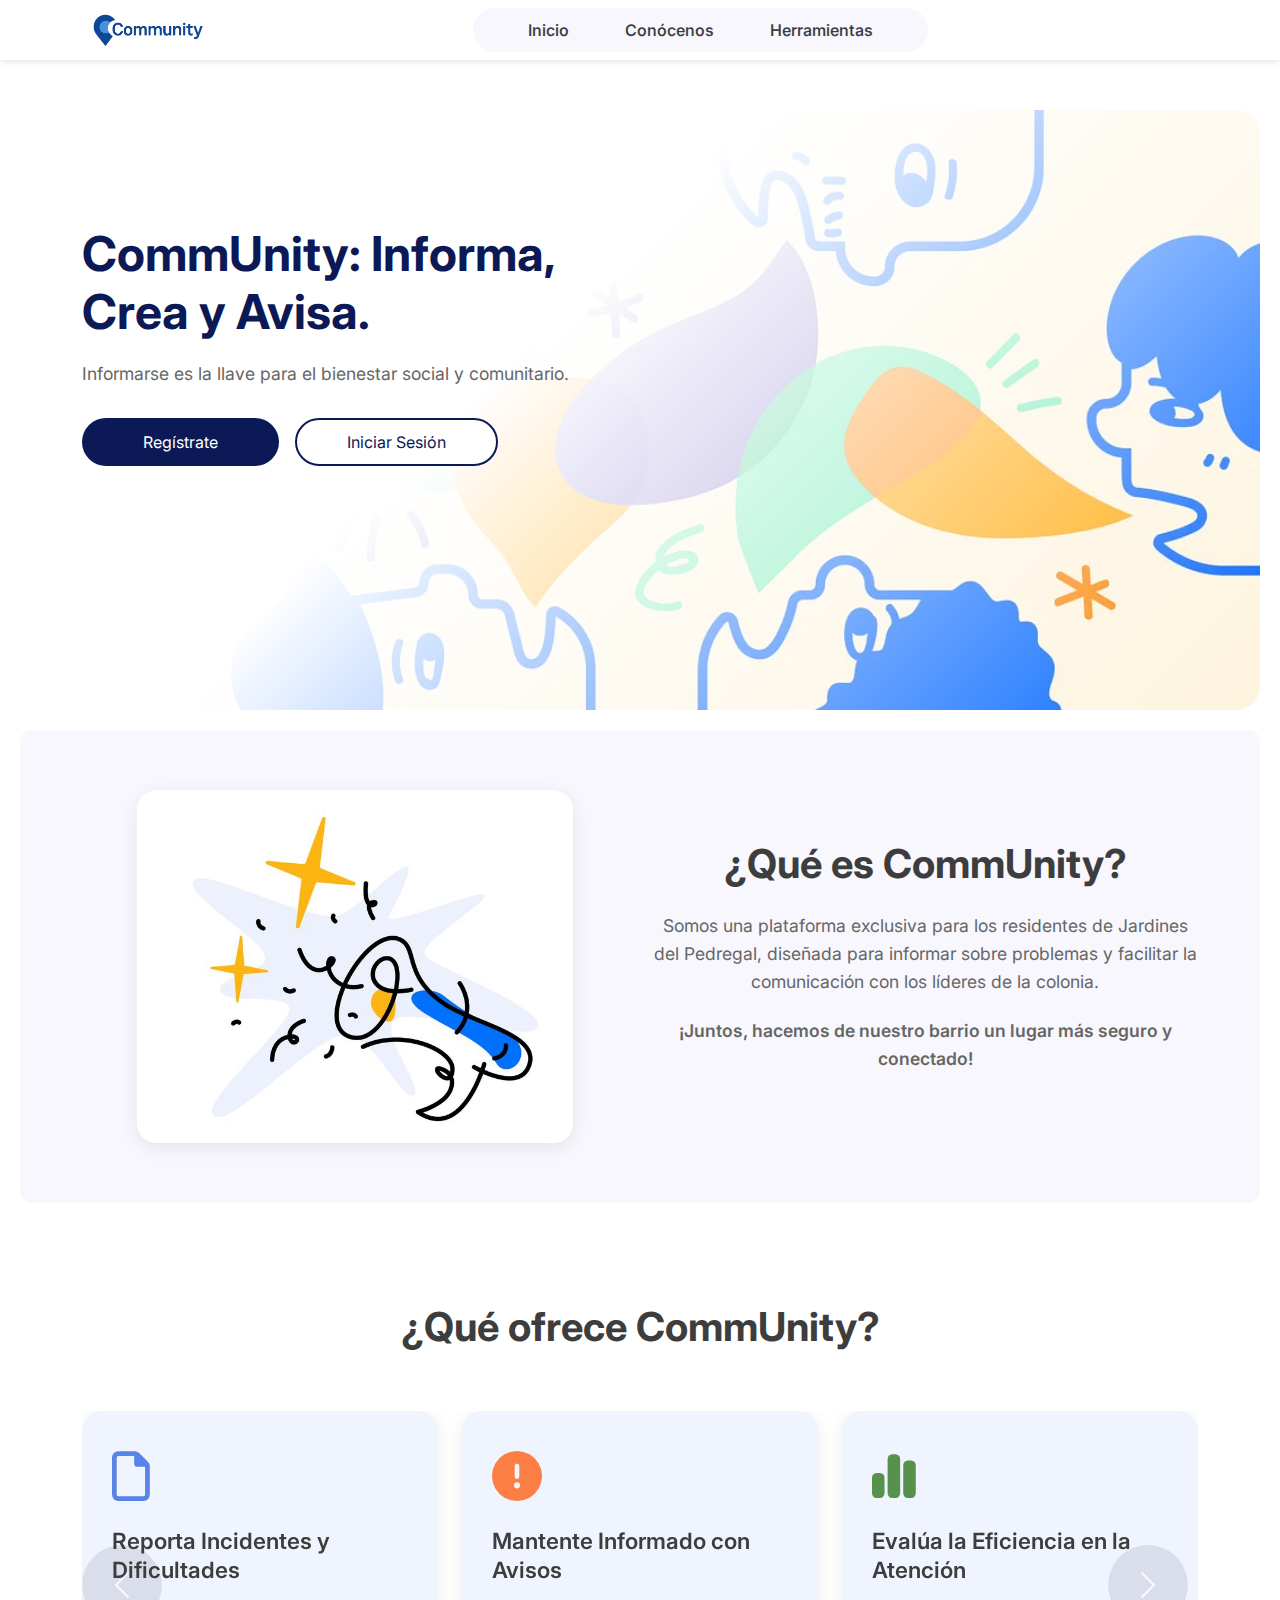
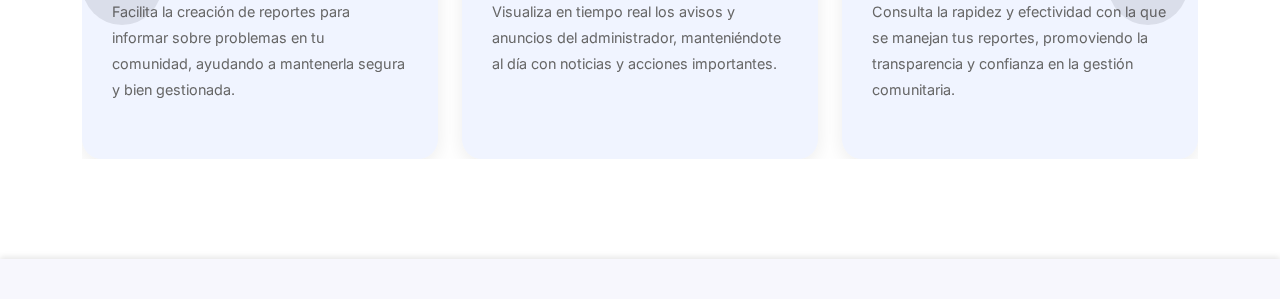
<file: index.html>
<!DOCTYPE html>
<html lang="es">
<head>
    <meta charset="UTF-8">
    <meta name="viewport" content="width=device-width, initial-scale=1.0">
    <title>CommUnity - Informa, Crea y Avisa</title>
    <link href="https://cdn.jsdelivr.net/npm/bootstrap@5.3.0/dist/css/bootstrap.min.css" rel="stylesheet">
    <link rel="stylesheet" href="https://cdnjs.cloudflare.com/ajax/libs/font-awesome/6.7.2/css/all.min.css">
    <link href="https://fonts.googleapis.com/css2?family=Inter:wght@400;500;600;700&display=swap" rel="stylesheet">
    <link rel="stylesheet" href="./src/landing/Style.css">
</head>
<body>
  <div id="preloader" class="preloader">
    <div class="loader"></div>
    <p>Cargando CommUnity...</p>
  </div>
   <script src="/src/Shared/Script/preloader.js"></script>
    <!-- Header -->
    <nav class="navbar navbar-expand-lg navbar-custom">
        <div class="container">
            <a class="navbar-brand me-auto" href="#home"></a>
                <img src="../img/logo_CommUnity.png" alt="CommUnity Logo" class="logo-img">
            </a>
            
            <button class="navbar-toggler" type="button" data-bs-toggle="collapse" data-bs-target="#navbarNav">
                <span class="navbar-toggler-icon"></span>
            </button>
            
            <div class="collapse navbar-collapse justify-content-center" id="navbarNav">
                <ul class="navbar-nav navbar-nav-custom">
                    <li class="nav-item">
                        <a class="nav-link" href="#home">Inicio</a>
                    </li>
                    <li class="nav-item">
                        <a class="nav-link" href="#conocenos">Conócenos</a>
                    </li>
                    <li class="nav-item">
                        <a class="nav-link" href="#herramientas">Herramientas</a>
                    </li>
                </ul>
            </div>
        </div>
    </nav>

    <!-- Hero Section -->
    <section id="home" class="hero-section">
        <div class="container">
            <div class="row align-items-center hero-content">
                <div class="col-lg-6">
                    <h1 class="hero-title">CommUnity: Informa, Crea y Avisa.</h1>
                    <p class="hero-subtitle">Informarse es la llave para el bienestar social y comunitario.</p>
                    <div class="d-flex gap-3 justify-content-center justify-content-lg-start flex-wrap">
                        <button class="btn btn-hero" onclick="window.location.href='src/auth/Register/Registrar.html'">Regístrate</button>
                        <button class="btn btn-inicio" onclick="window.location.href='src/auth/login/Login.html'">Iniciar Sesión</button>
                    </div>
                </div>
            </div>
        </div>
    </section>

    <!-- Features Section -->
    <section id="conocenos" class="features-section">
        <div class="container">
            <div class="row align-items-center">
                <div class="col-lg-6 order-lg-2">
                    <h2 class="features-title">¿Qué es CommUnity?</h2>
                    <p class="features-text">Somos una plataforma exclusiva para los residentes de Jardines del Pedregal, diseñada para informar sobre problemas y facilitar la comunicación con los líderes de la colonia.</p>
                    <p class="features-text fw-semibold">¡Juntos, hacemos de nuestro barrio un lugar más seguro y conectado!</p>
                </div>
                <div class="col-lg-6 order-lg-1 text-center mb-4 mb-lg-0">
                    <img src="./img/img_2.jpg" alt="Ilustración de CommUnity" class="features-img">
                </div>
            </div>
        </div>
    </section>

    <section id="herramientas" class="tools-section">
  <div class="container">
    <h2 class="tools-title text-center">¿Qué ofrece CommUnity?</h2>
    
    <!-- Carrusel de Bootstrap modificado -->
    <div id="communityCarousel" class="carousel slide" data-bs-ride="carousel">
      <div class="carousel-inner">
        
        <!-- Grupo 1: Herramientas para Usuarios (activo por defecto) -->
       <div class="fondo">
            <div class="carousel-item active">
            <div class="row g-4 justify-content-center">
                <!-- Card 1 -->
                <div class="col-lg-4 col-md-6">
                <div class="card tool-card">
                    <div class="card-primary">
                    <i class="fa-regular fa-file tool-icon d-block"></i>
                    <h3>Reporta Incidentes y Dificultades</h3>
                    <p>Facilita la creación de reportes para informar sobre problemas en tu comunidad, ayudando a mantenerla segura y bien gestionada.</p>
                    </div>
                </div>
                </div>
                <!-- Card 2 -->
                <div class="col-lg-4 col-md-6">
                <div class="card tool-card">
                    <div class="card-secundary">
                    <i class="fa-solid fa-circle-exclamation tool-icon d-block"></i>
                    <h3>Mantente Informado con Avisos</h3>
                    <p>Visualiza en tiempo real los avisos y anuncios del administrador, manteniéndote al día con noticias y acciones importantes.</p>
                    </div>
                </div>
     </div>
            <!-- Card 3 -->
            <div class="col-lg-4 col-md-6">
              <div class="card tool-card">
                <div class="card-tertiary">
                  <i class="fa-solid fa-chart-simple tool-icon d-block"></i>
                  <h3>Evalúa la Eficiencia en la Atención</h3>
                  <p>Consulta la rapidez y efectividad con la que se manejan tus reportes, promoviendo la transparencia y confianza en la gestión comunitaria.</p>
                </div>
              </div>
            </div>
          </div>
        </div>
        </div>
        
        <!-- Grupo 2: Herramientas para Administradores -->
        <div class="carousel-item">
          <div class="row g-4 justify-content-center">
            <!-- Card 4 -->
            <div class="col-lg-4 col-md-6">
              <div class="card tool-card">
                <div class="card-primary">
                  <i class="fa-solid fa-list-check tool-icon d-block"></i>
                  <h3>Gestiona Reportes de la Comunidad</h3>
                  <p>Recibe, revisa y da seguimiento a los reportes de incidentes y dificultades, asegurando respuestas rápidas y efectivas.</p>
                </div>
              </div>
            </div>
            <!-- Card 5 -->
            <div class="col-lg-4 col-md-6">
              <div class="card tool-card">
                <div class="card-secundary">
                  <i class="fa-solid fa-bullhorn tool-icon d-block"></i>
                  <h3>Crea y Gestiona Avisospara la comunidad</h3>
                  <p>Publica avisos importantes para mantener a la comunidad informada y promover la participación activa en la colonia.</p>
                </div>
              </div>
            </div>
            <!-- Card 6 -->
            <div class="col-lg-4 col-md-6">
              <div class="card tool-card">
                <div class="card-tertiary">
                  <i class="fa-solid fa-chart-pie tool-icon d-block"></i>
                  <h3>Accede a Estadísticas y Reportes</h3>
                  <p>Visualiza estadísticas de gestión, analiza el rendimiento y descarga informes para rendición de cuentas y transparencia.</p>
                </div>
              </div>
            </div>
          </div>
        </div>
      </div>
      
      <!-- Controles del carrusel -->
      <button class="carousel-control-prev" type="button" data-bs-target="#communityCarousel" data-bs-slide="prev">
        <span class="carousel-control-prev-icon" aria-hidden="true"></span>
        <span class="visually-hidden">Anterior</span>
      </button>
      <button class="carousel-control-next" type="button" data-bs-target="#communityCarousel" data-bs-slide="next">
        <span class="carousel-control-next-icon" aria-hidden="true"></span>
        <span class="visually-hidden">Siguiente</span>
      </button>
    </div>
  </div>
</section>
    <!-- Footer -->
    <footer class="footer-custom">

    </footer>

    <!-- Bootstrap JS -->
    <script src="https://cdn.jsdelivr.net/npm/bootstrap@5.3.0/dist/js/bootstrap.bundle.min.js"></script>
</body>
</html>
</file>
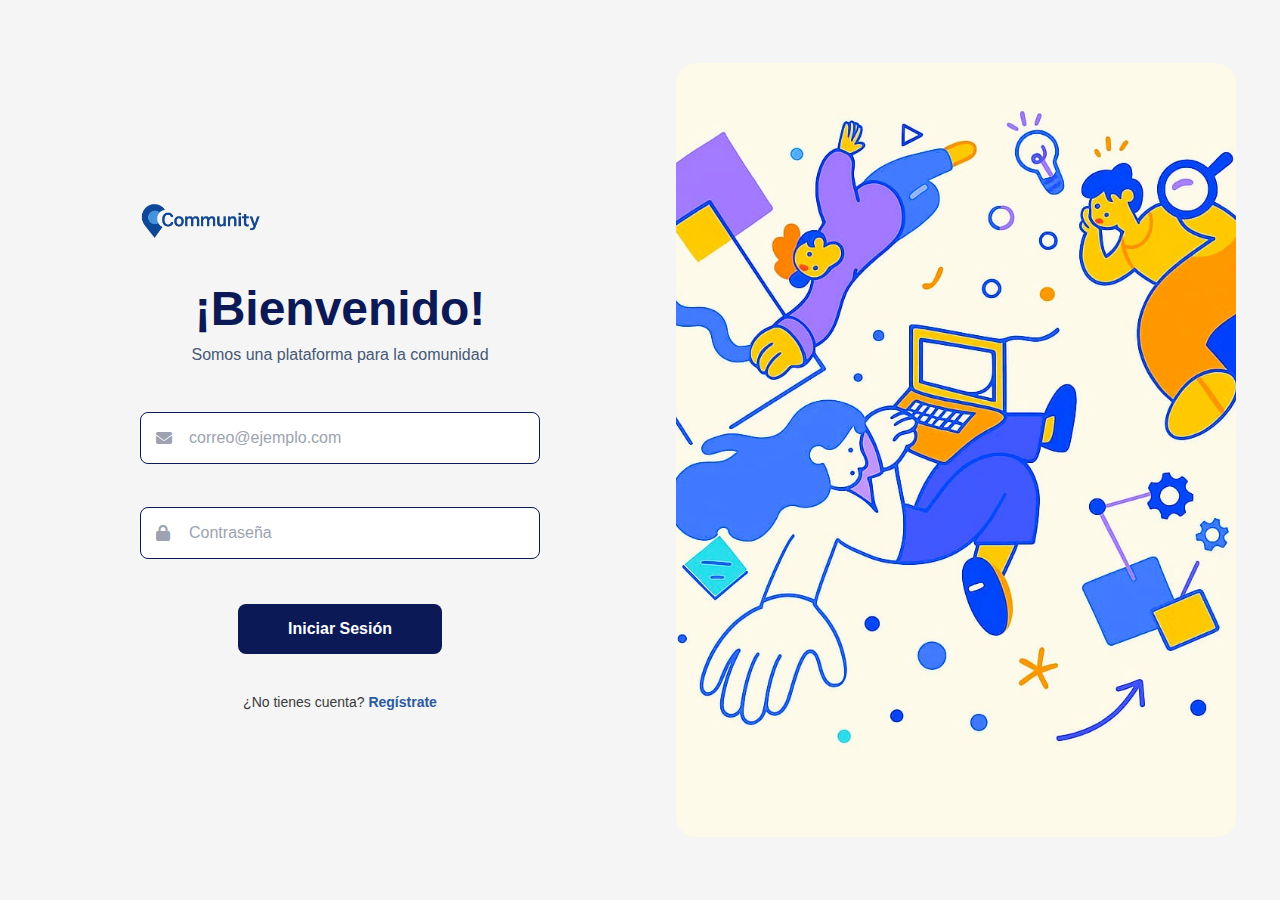
<file: src/auth/login/Login.html>
<!DOCTYPE html>
<html lang="es">
<head>
    <meta charset="UTF-8">
    <meta name="viewport" content="width=device-width, initial-scale=1.0">
    <title>Community Login</title>
    <link rel="stylesheet" href="../login/Login.css">
    <link rel="stylesheet" href="../../Shared/style/Preloader.css">
    <link rel="stylesheet" href="https://cdnjs.cloudflare.com/ajax/libs/font-awesome/6.7.2/css/all.min.css">
</head>
<body>
  <div id="preloader" class="preloader">
        <div class="loader"></div>
        <p>Cargando CommUnity...</p>
  </div>
   <script src="/src/Shared/Script/preloader.js"></script>
    <div class="container">
        <div class="left-section">
            <div class="form-container">
                <!-- Logo -->
                <div class="logo">
                    <img src="/img/logo_CommUnity.png" alt="Logo de Community" class="logo-image">
                </div>
                
                <!-- Cabecera -->
                <div class="header">
                    <h1 class="welcome-title">¡Bienvenido!</h1>
                    <p class="welcome-subtitle">Somos una plataforma para la comunidad</p>
                </div>

                <!-- Formulario -->
                <form class="formulario" id="formulario" action="/login" method="POST">
                    <div class="formulario_mensaje" id="formulario_mensaje">
                        <p><i class="fa-solid fa-circle-exclamation"></i> <span id="mensaje_texto">Por favor, verifica tus credenciales.</span></p>
                    </div>
                    <div class="formulario-mensaje-exito" id="formulario_mensaje_exito">
                         <p><i class="fa-solid fa-circle-check"></i> ¡Login exitoso! </p>
                    </div>
            
                    <div class="formulario_grupo" id="group_correo">
                        <div class="formulario_input">
                            <i class="fa-solid fa-envelope"></i>
                            <input type="email" id="correo" name="correo" required placeholder="correo@ejemplo.com">
                        </div>
                        <div class="formulario_validacion-estado" id="correo_estado">
                            <p class="input-error">El correo debe tener @ y terminar en .com</p>
                        </div>
                    </div>
                    
                    <div class="formulario_grupo" id="group_password">
                        <div class="formulario_input">
                            <i class="fa-solid fa-lock"></i>
                            <input type="password" id="contraseña" name="contraseña" required placeholder="Contraseña">
                        </div>
                        <div class="formulario_validacion-estado" id="password_estado">
                            <p class="input-error">La contraseña debe tener al menos 8 caracteres</p>
                        </div>
                    </div>
                    
                    <div class="formulario_grupo">
                        <button type="submit" class="btn-login">Iniciar Sesión</button>
                    </div>
                    
                    <p class="register-text">
                        ¿No tienes cuenta? <a href="/src/auth/Register/Registrar.html" class="register-link">Regístrate</a>
                    </p>
                </form>
            </div>
        </div>
        
        <!-- Sección derecha -->
        <div class="right-section">
            <div class="image-container">
                <img src="../../../img/-secundary.jpg" alt="Ilustración de comunidad" class="main-image">
            </div>
        </div>
    </div>
    <script src="../login/fetchLog.js"></script>
</body>
</html>
</file>
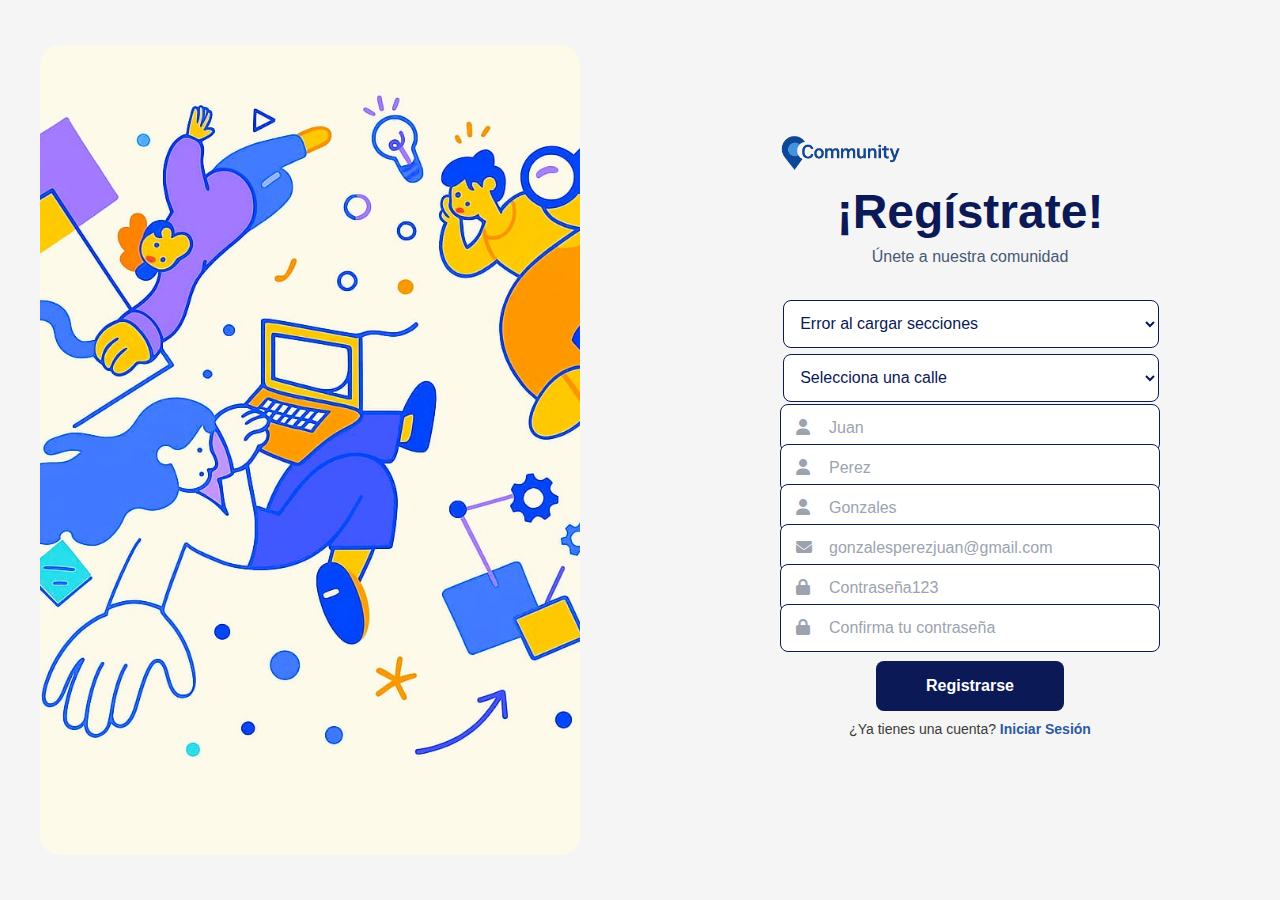
<file: src/auth/Register/Registrar.html>
<!DOCTYPE html>
<html lang="es">
<head>
    <meta charset="UTF-8">
    <meta name="viewport" content="width=device-width, initial-scale=1.0">
    <title>Community - Registro</title>
    <link rel="stylesheet" href="../Register/Resgistrar.css">
    <link rel="stylesheet" href="../../Shared/style/Preloader.css">
    <link rel="stylesheet" href="https://cdnjs.cloudflare.com/ajax/libs/font-awesome/6.7.2/css/all.min.css">
</head>
<body>
  <div id="preloader" class="preloader">
        <div class="loader"></div>
        <p>Cargando CommUnity...</p>
  </div>
   <script src="/src/Shared/Script/preloader.js"></script>
    <div class="container">
        <div class="left-section">
            <div class="image-container">
                <img src="/img/-secundary.jpg" alt="Ilustración de comunidad" class="main-image"/>
            </div>
        </div>
        
        <div class="right-section" style="max-height: 100%;">
            <div class="logo">
                <img src="/img/logo_CommUnity.png" alt="Logo de Community" class="logo-image"/>
            </div>
    
            <div class="header">
                <h1>¡Regístrate!</h1>
                <p>Únete a nuestra comunidad</p>
            </div>
           <div class="formulario_grupo">
              <div class="formulario-mensaje-exito" id="formulario_mensaje_exito">
                 <p><i class="fa-solid fa-circle-check"></i> ¡Registro exitoso!</p>
              </div>
           </div>
            <div class="formulario_mensaje" id="formulario_mensaje">
             <p><i class="fa-solid fa-circle-exclamation"></i> Por favor, completa el formulario correctamente.</p>
            </div>
            <form class="formulario" id="formulario" method="POST" action="/Registrar">

    <div class="formulario_grupo" id="group_seleccion">
       <div class="formulario_select-group">
            <select name="seccion" id="seccion" class="formulario_select">
             <option value="" selected disabled> Seccion</option>
            </select>
                <div class="formulario_validacion-estado" id="seccion_estado">
                <p class="input-error"> selecciona una sección</p>
            </div>

            <select name="calle" id="calle" class="formulario_select">
                <option value="" selected disabled>Selecciona una calle</option>
            </select>
            <div class="formulario_validacion-estado" id="calle_estado">
             <p class="input-error">Selecciona una calle</p>
            </div>

        </div>
    </div>

                
                <div class="formulario_grupo" id="group_nombre">
                    <div class="formulario_input">
                        <i class="fa-solid fa-user"></i>
                        <input type="text" id="nombre" name="nombre" required placeholder="Juan">
                    </div>
                    <div class="formulario_validacion-estado" id="nombre_estado">
                        <p class="input-error">debe tener entre 1 y 18 caracteres y solo letras</p>
                    </div>
                </div>

                <div class="formulario_grupo" id="group_apellido_paterno">
                    <div class="formulario_input">
                        <i class="fa-solid fa-user"></i>
                        <input type="text" id="apellido_paterno" name="apellido_paterno" required placeholder="Perez">
                    </div>
                    <div class="formulario_validacion-estado" id="apellido_paterno_estado">
                        <p class="input-error">debe tener entre 1 y 18 caracteres y solo letras</p>
                    </div>
                </div>
                
                <div class="formulario_grupo" id="group_apellido_materno">
                    <div class="formulario_input">
                        <i class="fa-solid fa-user"></i>
                        <input type="text" id="apellido_materno" name="apellido_materno" required placeholder="Gonzales">
                    </div>
                    <div class="formulario_validacion-estado" id="apellido_materno_estado">
                        <p class="input-error">debe tener entre 1 y 18 caracteres y solo letras</p>
                    </div>
                </div>
                <div class="formulario_grupo" id="group_correo">
                    <div class="formulario_input">
                        <i class="fa-solid fa-envelope"></i>
                        <input type="email" id="correo" name="correo" required placeholder="gonzalesperezjuan@gmail.com">
                    </div>
                    <div class="formulario_validacion-estado" id="correo_estado">
                        <p class="input-error">El correo debe tener @ y terminar en .com</p>
                    </div>
                </div>
                
                <div class="formulario_grupo" id="group_password">
                    <div class="formulario_input">
                        <i class="fa-solid fa-lock"></i>
                        <input type="password" id="password" name="password" required placeholder="Contraseña123">
                    </div>
                    <div class="formulario_validacion-estado" id="password_estado">
                        <p class="input-error">La contraseña debe tener entre 8-10 caracteres,
                         Mayuscula,Minusculas y caracteres /$+*][_]-
                        </p>
                    </div>
                </div>
                
                <div class="formulario_grupo" id="group_confirm_password">
                    <div class="formulario_input">
                        <i class="fa-solid fa-lock"></i>
                        <input type="password" id="confirm_password" name="confirm_password" required placeholder="Confirma tu contraseña">
                    </div>
                    <div class="formulario_validacion-estado" id="confirm_password_estado">
                        <p class="input-error">Las contraseñas no coinciden</p>
                    </div>
                </div> 
                <button type="submit" class="formulario-btn">Registrarse</button>    
                <p class="login-link">¿Ya tienes una cuenta? <a href="../login/Login.html">Iniciar Sesión</a></p>
            </form>
        
        </div>
    </div>
    <script src="../Register/Register.js"></script>
    <script src="../Register/fetch.js"></script>
</body>
</html>
</file>
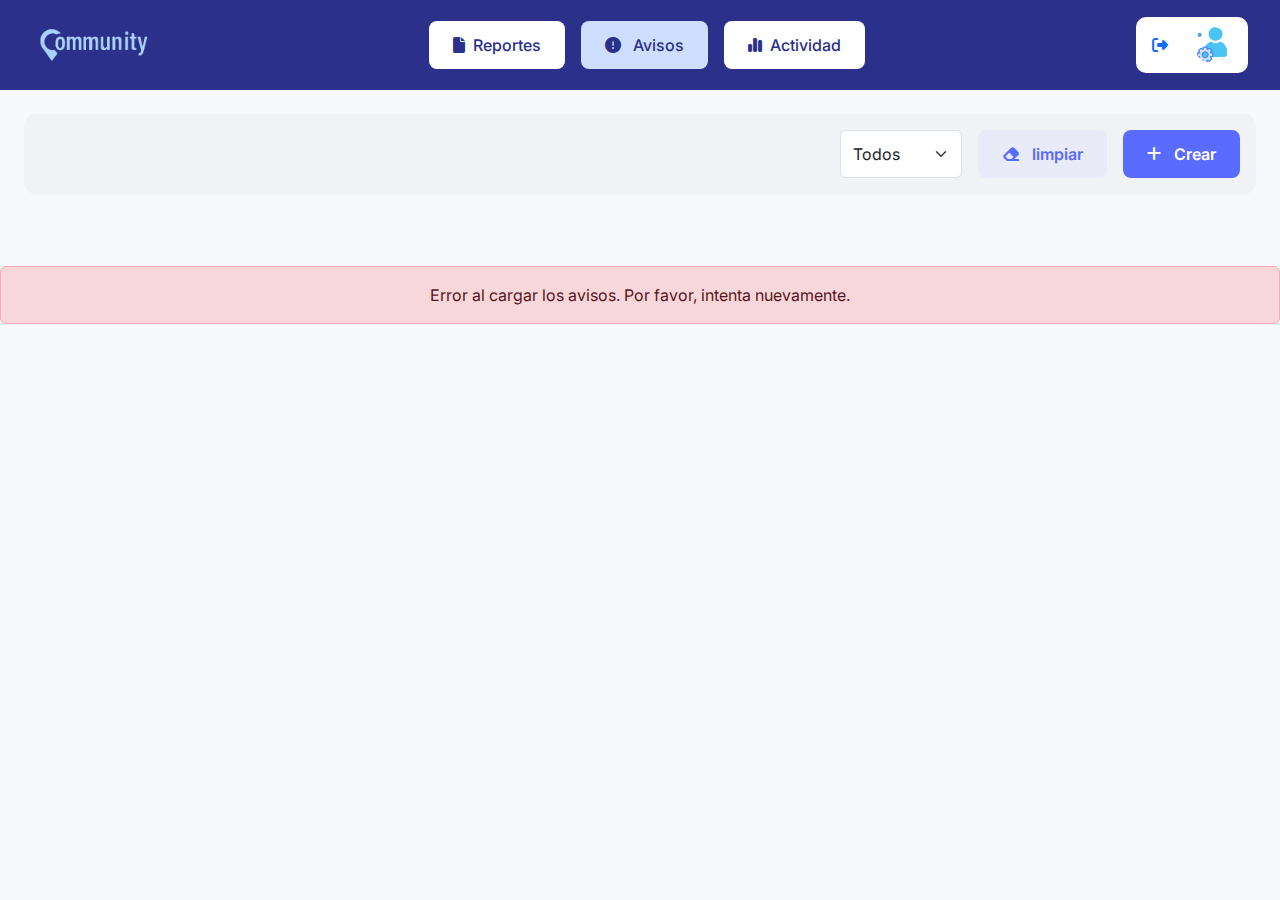
<file: src/features/avisos/avisos.html>
<!DOCTYPE html>
<html lang="es">
<head>
    <meta charset="UTF-8">
    <meta name="viewport" content="width=device-width, initial-scale=1.0">
    <title>Community - Avisos</title>
    
    <link href="https://cdn.jsdelivr.net/npm/bootstrap@5.3.3/dist/css/bootstrap.min.css" rel="stylesheet">
    <link rel="stylesheet" href="https://cdnjs.cloudflare.com/ajax/libs/font-awesome/6.5.2/css/all.min.css">
    <link href="https://fonts.googleapis.com/css2?family=Inter:wght@400;500;600;700&display=swap" rel="stylesheet">
    <link rel="stylesheet" href="../../Shared/style/index.css">
</head>
<body>

    <header class="header">
        <div class="header__logo">
            <a href="/index_admin.html"><img src="/img/img-2logo.PNG" alt="Community - Volver al inicio" width="125"></a>
        </div>
        <nav class="header__nav">
            <a href="../Gestion/index_admin.html" class="nav-button"><i class="fa-solid fa-file"></i>Reportes</a>
            <a href="../avisos/avisos.html" class="nav-button active"><i class="fa-solid fa-circle-exclamation"></i> Avisos</a>
            <a href="../Dashboard/actividad_admin.html" class="nav-button"><i class="fa-solid fa-chart-simple"></i>Actividad</a>
        </nav>
        <div class="header__user-actions">
             <a href="../../auth/login/Login.html" class="logout-button"><i class="fa-solid fa-right-from-bracket"></i></a>
            <a href="../perfil/usuario_admin.html"><img src="/img/ajustes.png" alt="Avatar del usuario" class="user-avatar"></a>
        </div>
    </header>

    <main class="container-fluid p-4">
        
        <section class="filters-bar mb-4">
            <div class="d-flex gap-3 ms-auto">
                <select class="form-select w-auto" id="category-aviso-select">
                    <option value="Todos" selected>Todos</option>
                    <option value="recientes">Recientes</option>
                    <option value="pasados">Pasados</option>
                </select>
                <button class="btn btn-secondary" id="limpiarFiltro"><i class="fa-solid fa-eraser"></i> limpiar</button>
                <button class="btn btn-primary" id="create-notice-btn"><i class="fa-solid fa-plus"></i> Crear</button>
            </div>
        </section>

        <nav class="d-flex justify-content-center mt-5">
            </nav>
    </main>
    
    <div class="toast-notification" id="toast-notification"></div>

    <div class="modal-overlay" id="crear-anuncio">
        <div class="modal-content">
            <h2>Aviso a la comunidad</h2>
            <form id="crear-anuncio-form" novalidate>
                <div class="form-group">
                    <label for="notice-title">Título</label>
                    <input type="text" id="anuncio-titulo" class="form-control" required>
                </div>
                <div class="form-group">
                    <label for="notice-description">Descripción</label>
                    <textarea id="anuncio-descripcion" class="form-control" rows="4" required></textarea>
                </div>
                <div class="d-flex gap-3 mt-4">
                    <button type="button" class="btn btn-secondary w-100 close-modal-btn">Cancelar</button>
                    <button type="submit" class="btn btn-primary w-100">Enviar</button>
                </div>
            </form>
        </div>
    </div>

    <section class="row g-4" id="avisos-grid"></section>
 <!-- Modal -->
<div id="confirm-delete-modal" class="modal-overlay" style="display: none;">
  <div class="modal-content" style="max-width: 400px; margin: auto; margin-top: 10%;">
    <h4>¿Estás seguro de que quieres eliminar este anuncio?</h4>
    <div class="d-flex gap-3 mt-4">
      <button class="btn btn-secondary w-100 close-modal-btn" id="modal-close-btn">Cancelar</button>
      <button id="confirm-delete-btn" class="btn btn-danger w-100">Eliminar</button>
    </div>
  </div>
</div>
<div id="toast-container" style="
  position: fixed;
  top: 1rem;
  left: 50%;
  transform: translateX(-50%);
  z-index: 9999;
"></div>
    <script src="../avisos/crearAvisoAPI.js"></script>
    <script src="../avisos/eliminaravisoAPI.js"></script>
    <script src="../avisos/FiltroAviso.js"></script>
</body>
</html>
</file>
<file: src/landing/Style.css>
/* ===== VARIABLES CSS ===== */
:root {
    --primary-color: #0B1956;
    --secondary-color: #F7F7FD;
    --accent-color: #4a90e2;
    --text-dark: #3D3D3D;
    --text-light: #666;
    --white: #ffffff;
    --shadow-light: 0 5px 20px rgba(0, 0, 0, 0.08);
    --shadow-medium: 0 10px 30px rgba(0, 0, 0, 0.12);
    --transition: all 0.3s ease;
}

/* ===== CONFIGURACIÓN GENERAL ===== */
* {
  box-sizing: border-box;
}

body {
  font-family: 'Inter', Arial, Helvetica, sans-serif;
  overflow-x: hidden;
  margin: 0;
  padding: 0;
}

.preloader {
    position: fixed;
    top: 0;
    left: 0;
    width: 100%;
    height: 100%;
    background: #f0f4ff; 
    display: flex;
    flex-direction: column;
    justify-content: center;
    align-items: center;
    z-index: 9999;
    transition: opacity 0.5s ease;
}

.loader {
    border: 5px solid #e0e0e0;
    border-top: 5px solid #4a90e2; 
    border-radius: 50%;
    width: 50px;
    height: 50px;
    animation: spin 1s linear infinite; 
    margin-bottom: 20px;
}

@keyframes spin {
    0% { transform: rotate(0deg); }
    100% { transform: rotate(360deg); }
}

.preloader p {
    font-family: 'Arial', sans-serif;
    color: #333;
    font-size: 1.2rem;
}

/* ===== HEADER PERSONALIZADO ===== */
.navbar-custom {
  background-color: var(--white);
  box-shadow: 0 2px 6px rgba(0, 0, 0, 0.1);
  position: sticky;
}

.logo-img {
  height: 40px;
  margin-left: 10px;
}

.navbar-nav-custom {
  background-color: var(--secondary-color);
  border-radius: 24px;
  padding: 10px 32px; 
  display: flex;
  gap: 10px;
}

.navbar-nav-custom .nav-link {
  color: #3D3D3D !important;
  font-weight: 550;
  padding: 0 32px; 
  margin: 0 15px;  
  transition: color 0.3s ease;
}

.navbar-nav-custom .nav-link:hover {
  color: #0077cc !important;
}

/* ===== SECCIÓN HERO ===== */
.hero-section {
  position: relative;
  background: linear-gradient(135deg, rgb(255, 255, 255) 40%, rgba(230, 233, 237, 0) 100%),
  url('/img/img_1.webp') center/cover no-repeat;
  min-height: 600px;
  border-radius: 24px;
  margin: 20px;
  margin-top: 50px;
  overflow: hidden;
}

.hero-content {
  position: relative;
  z-index: 2;
  padding: 115px 0;
}

.hero-title {
  font-size: 3rem;
  font-weight: 700;
  color: var(--primary-color);
  margin-bottom: 20px;
  line-height: 1.2;
}

.hero-subtitle {
  font-size: 1.1rem;
  color: var(--text-light);
  margin-bottom: 30px;
  line-height: 1.6;
}

/* ===== BOTONES PERSONALIZADOS ===== */
.btn-hero,
.btn-inicio {
  display: flex;
  justify-content: center;
  align-items: center;
  background-color: var(--primary-color);
  color: var(--white);
  border-radius: 24px;
  font-weight: 400;
  transition: var(--transition);
  min-width: 160px;
  height: 48px;
  cursor: pointer;
  text-align: center;
}

.btn-hero {
  background-color: var(--primary-color);
  color: var(--white);
  padding: 12px 60px; /* aumentado el padding lateral */
}

.btn-hero:hover {
  background-color: var(--white);
  color: var(--primary-color);
  border: 2px solid var(--primary-color);
}

.btn-inicio {
  background-color: var(--white);
  color: var(--primary-color);
  border: 2px solid var(--primary-color);
  padding: 12px 50px; 
}

.btn-inicio:hover {
  background-color: var(--primary-color);
  color: var(--white);
}

/* ===== SECCIÓN FEATURES ===== */
.features-section {
  background-color: var(--secondary-color);
  border-radius: 12px;
  margin: 20px;
  padding: 60px 20px;
  min-height: 400px;
}

.features-title {
  font-size: 2.5rem;
  font-weight: 700;
  color: var(--text-dark);
  margin-bottom: 24px;
  line-height: 1.2;
  text-align: center;
  align-items: right;
}

.features-text {
  font-size: 1.1rem;
  line-height: 1.6;
  color: var(--text-light);
  margin-bottom: 20px;
  text-align: center;
  align-items: right;
}

.features-img {
  max-width: 80%;
  height: auto;
  border-radius: 20px;
  box-shadow: var(--shadow-light);
  transition: transform 0.3s ease;
}

.features-img:hover {
  transform: translateY(-5px);
}

/* ===== SECCIÓN TOOLS ===== */
.tools-section {
  padding: 80px 20px;
}

.tools-title {
  font-size: 2.5rem;
  font-weight: 700;
  color: var(--text-dark);
  margin-bottom: 60px;
  line-height: 1.2;
}

.tool-card {
  background: #f0f4ff;
  border-radius: 20px;
  padding: 40px 30px;
  box-shadow: var(--shadow-light);
  transition: transform 0.3s ease, box-shadow 0.3s ease;
  height: 100%;
  border: none;
}

.tool-card:hover {
  transform: translateY(-5px);
  box-shadow: var(--shadow-medium);
}

.tool-icon {
  font-size: 50px;
  margin-bottom: 25px;
  color: var(--accent-color);
}

/* Colores específicos para cada icono */
.card-primary i{
  color: #5884E7;
}

.card-secundary i {
  color: #FB7E45;
}
.card-tertiary i {
  color: #57924d;
}

.tool-card h3 {
  font-size: 1.4rem;
  font-weight: 600;
  color: var(--text-dark);
  margin-bottom: 15px;
  text-align: left;
  line-height: 1.3;
}

.tool-card p {
  font-size: 0.9rem;
  line-height: 1.8;
  color: var(--text-light);
  text-align: left;
  margin-top: 5px;
}

.carousel-control-prev,
.carousel-control-next{
  background-color: #4544503f;
  width: 80px;
  height: 80px;
  font-size: 2rem;
  display: flex;
  align-items: center;
  justify-content: center;
  position: absolute;
  top: 50%;
  right: 10px;
  transform: translateY(-50%);
  border-radius: 50%;
  z-index: 2;
}



/* ===== FOOTER ===== */
.footer-custom {
    background-color: var(--secondary-color);
    box-shadow: 0 -2px 6px rgba(0, 0, 0, 0.1);
    padding: 20px 0;
    margin-top: 20px;
}

.footer-custom a {
    color: #0055aa;
    text-decoration: none;
    font-weight: 500;
    margin: 0 15px;
    transition: color 0.3s ease;
}

.footer-custom a:hover {
    color: #0077cc;
}

/* ===== RESPONSIVE DESIGN ===== */
@media (max-width: 768px) {
    .hero-title {
        font-size: 2rem;
    }
    
    .hero-section {
        margin: 10px;
        margin-top: 30px;
    }
    
    .features-section {
        margin: 10px;
        padding: 40px 15px;
    }
    
    .features-title, .tools-title {
        font-size: 2rem;
    }
    
    .navbar-nav-custom {
        margin-top: 10px;
    }
    
    .tools-section {
        padding: 60px 15px;
    }
}

@media (max-width: 576px) {
    .hero-title {
        font-size: 1.8rem;
    }
    
    .hero-subtitle {
        font-size: 1rem;
    }
    
    .btn-hero, .btn-inicio {
        width: 120px;
        height: 44px;
        font-size: 0.9rem;
        padding: 10px 20px;
    }
    
    .features-title, .tools-title {
        font-size: 1.8rem;
    }
    
    .tool-card {
        padding: 30px 20px;
    }
    
    .tool-icon {
        font-size: 40px;
    }
}

/* ===== ANIMACIONES ADICIONALES ===== */
@keyframes fadeInUp {
    from {
        opacity: 0;
        transform: translateY(30px);
    }
    to {
        opacity: 1;
        transform: translateY(0);
    }
}

/* Aplicar animación a elementos cuando se carga la página */
.hero-title, .hero-subtitle {
  animation: fadeInUp 0.6s ease-out;
}

.tool-card {
    animation: fadeInUp 0.8s ease-out;
}

/* ===== UTILIDADES PERSONALIZADAS ===== */
.text-primary-custom {
  color: var(--primary-color) !important;
}

.bg-secondary-custom {
  background-color: var(--secondary-color) !important;
}

.border-radius-custom {
  border-radius: 24px !important;
}

/* ===== MEJORAS DE ACCESIBILIDAD ===== */
.btn-hero:focus,
.btn-inicio:focus {
  outline: 2px solid var(--accent-color);
  outline-offset: 2px;
}

.nav-link:focus {
  outline: 2px solid var(--accent-color);
  outline-offset: 2px;
  border-radius: 4px;
}

/* ===== SMOOTH SCROLLING ===== */
html {
 scroll-behavior: smooth;
}
</file>
<file: src/auth/login/Login.css>
* {
    margin: 0;
    padding: 0;
    box-sizing: border-box;
}

body {
    font-family: 'Inter', Arial, Helvetica, sans-serif;
    background-color: #f5f5f5;
    height: 100vh;
}

.container {
    display: flex;
    height: 100vh;
    width: 100vw;
}

/* Sección izquierda - Formulario */
.left-section {
    flex: 1;
    display: flex;
    align-items: center;
    justify-content: center;
    padding: 40px 60px;
    background-color: #f5f5f5;
}

.form-container {
    width: 100%;
    max-width: 400px;
}

/* Logo */
.logo {
    display: flex;
    align-items: center;
    margin-bottom: 30px;
}

.logo-image {
    width: 120px;
    height: 60px;
    object-fit: contain;
}

/* Header */
.header {
    text-align: center;
    margin-bottom: 30px;
}

.welcome-title {
    font-size: 3rem;
    font-weight: 700;
    color: #0B1956;
    line-height: 1.2;
    margin-bottom: 8px;
}

.welcome-subtitle {
    font-size: 1rem;
    color: #475874;
    font-weight: 400;
}

/* Formulario */
.formulario {
    display: flex;
    flex-direction: column;
    gap: 20px;
    align-items: center;
}

.formulario_grupo {
    position: relative;
    display: flex;
    flex-direction: column;
    align-items: center;
    width: 100%;
}

.formulario_input {
    position: relative;
    width: 100%;
    display: flex;
    align-items: center;
    justify-content: center;
    margin-top: 10px;
}

.formulario_input i {
    position: absolute;
    left: 16px;
    color: #9ca3af;
    font-size: 16px;
    z-index: 1;
    margin-top: 9px;
}

.formulario_grupo input {
    width: 400px;
    max-width: 100%;
    padding: 16px 16px 16px 48px;
    border: 1px solid #0B1956;
    border-radius: 8px;
    font-size: 16px;
    background-color: white;
    transition: all 0.3s ease;
    outline: none;
    margin-top: 8px;
}

.formulario_grupo input:focus {
    border-color: #2c5aa0;
    box-shadow: 0 0 0 4px rgba(44, 90, 160, 0.1);
}

.formulario_grupo input::placeholder {
    color: #9ca3af;
}

/* Estados de validación */
.formulario_grupo-correcto input {
    border-color: #22c55e;
}

.formulario_grupo-incorrecto input {
    border-color: #ef4444;
}

.formulario_validacion-estado {
    margin-top: 5px;
    width: 400px;
    max-width: 100%;
    text-align: left;
}

.formulario_validacion-estado .input-error {
    color: #ef4444;
    font-size: 12px;
    margin: 0;
    display: none;
}

.formulario_grupo-incorrecto .formulario_validacion-estado .input-error {
    display: block;
}

/* Botón */
.btn-login {
    background-color: #0B1956;
    color: white;
    padding: 16px 50px;
    border: none;
    border-radius: 8px;
    font-size: 16px;
    font-weight: 600;
    cursor: pointer;
    transition: all 0.3s ease;
    margin-top: 20px;
}

.btn-login:hover {
    background-color: #5884E7;
    transform: translateY(-1px);
}

/* Enlaces */
.register-text {
    color: #3B3B3B;
    font-size: 0.875rem;
    text-align: center;
    margin-top: 20px;
}

.register-link {
    color: #2c5aa0;
    text-decoration: none;
    font-weight: 600;
    transition: color 0.3s ease;
}

.register-link:hover {
    color: #1e3a8a;
}

/* Mensajes de formulario */
.formulario_mensaje {
    background-color: #fef2f2;
    color: #dc2626;
    padding: 12px 16px;
    border-radius: 8px;
    margin-bottom: 20px;
    display: none;
    width: 400px;
    max-width: 100%;
}

.formulario_mensaje-activo {
    display: block;
    animation: fadeIn 0.5s ease-in-out;
}

.formulario_mensaje p {
    margin: 0;
    font-size: 14px;
    display: flex;
    align-items: center;
    gap: 8px;
}

.formulario-mensaje-exito {
    background-color: #f0fdf4;
    color: #16a34a;
    padding: 12px 16px;
    border-radius: 8px;

    margin-top: 15px;
    display: none;
    width: 400px;
    max-width: 100%;
}

.formulario-mensaje-exito-activo {
    display: block;
    animation: fadeIn 0.5s ease-in-out;
}

.formulario-mensaje-exito p {
    margin: 0;
    font-size: 14px;
    display: flex;
    align-items: center;
    gap: 8px;
}

/* Sección derecha - Imagen */
.right-section {
    flex: 1;
    display: flex;
    align-items: center;
    justify-content: center;
    padding: 20px;
}

.image-container {
    width: 100%;
    height: 90%;
    display: flex;
    align-items: center;
    justify-content: center;
}

.main-image {
    width: 100%;
    height: 100%;
    object-fit: cover;
    border-radius: 20px;
    margin-right: 3rem;
}

/* Animaciones */
@keyframes fadeIn {
    from {
        opacity: 0;
        transform: translateY(-10px);
    }
    to {
        opacity: 1;
        transform: translateY(0);
    }
}

/* Responsive Design */
@media (max-width: 991.98px) {
    .welcome-title {
        font-size: 2.5rem;
    }
    
    .container {
        flex-direction: column-reverse;
    }
    
    .right-section {
        height: 300px;
    }
    
    .left-section {
        padding: 20px 30px;
    }
}

@media (max-width: 767.98px) {
    .welcome-title {
        font-size: 2rem;
    }
    
    .right-section {
        height: 250px;
    }
    
    .btn-login {
        padding: 14px 28px;
    }
    
    .formulario_grupo input,
    .formulario_validacion-estado,
    .formulario_mensaje,
    .formulario-mensaje-exito {
        width: 100%;
        max-width: 350px;
    }
}

@media (max-width: 575.98px) {
    .welcome-title {
        font-size: 1.75rem;
    }
    
    .left-section {
        padding: 20px;
    }
    
    .formulario_grupo input {
        padding: 14px 14px 14px 44px;
    }
    
    .formulario_grupo input,
    .formulario_validacion-estado,
    .formulario_mensaje,
    .formulario-mensaje-exito {
        width: 100%;
        max-width: 300px;
    }
}
</file>
<file: src/Shared/style/Preloader.css>
.preloader {
    position: fixed;
    top: 0;
    left: 0;
    width: 100%;
    height: 100%;
    background: #f0f4ff; 
    display: flex;
    flex-direction: column;
    justify-content: center;
    align-items: center;
    z-index: 9999;
    transition: opacity 0.5s ease;
}

.loader {
    border: 5px solid #e0e0e0;
    border-top: 5px solid #4a90e2; 
    border-radius: 50%;
    width: 50px;
    height: 50px;
    animation: spin 1s linear infinite; 
    margin-bottom: 20px;
}

@keyframes spin {
    0% { transform: rotate(0deg); }
    100% { transform: rotate(360deg); }
}

.preloader p {
    font-family: 'Arial', sans-serif;
    color: #333;
    font-size: 1.2rem;
}
</file>
<file: src/auth/Register/Resgistrar.css>
* {
    margin: 0;
    padding: 0;
    box-sizing: border-box;
}

body {
    font-family: 'inter', Arial, Helvetica, sans-serif;
    background-color: #f5f5f5;
    height: 100%;
    overflow-x: hidden;
}

.container {
    display: flex;
    height: 100vh;
    width: 100vw;
}

/* Sección izquierda - Imagen */
.left-section {
    flex: 1;
    display: flex;
    align-items: center;
    justify-content: flex-start;
    position: relative;
}

.image-container {
    width: 50%;
    height: 100%;
    display: flex;
    align-items: center;
    margin-left: 40px; 
}

.main-image {
    width: 150%;
    height: 90%;
    object-fit: cover;
    border-radius: 20px;
}

/* Sección derecha - Formulario */
.right-section {
    flex: 1;
    padding: 40px 60px;
    padding-top: 0px;
    background-color: #f5f5f5;
    display: flex;
    flex-direction: column;
    justify-content: center;
    max-width: 500px;
    margin-right: 60px;
}

.logo {
    display: flex;
    justify-content: flex-start;
}

.logo-image {
    width: 120px;
    height: 60px;
    margin-right: 8px;
    object-fit: contain;
}

/* Header */
.header {
    margin-bottom: 30px;
}

.header h1 {
    text-align: center;
    font-size: 48px;
    font-weight: 700;
    color: #0B1956;
    margin-bottom: 8px;
    line-height: 1.2;
}

.header p {
    font-size: 16px;
    color: #475874;
    font-weight: 400;
    text-align: center;
}

/* Formulario */
.formulario {
    display: flex;
    flex-direction: column;
    align-items: center;
}

.formulario_grupo {
    position: relative;
    display: flex;
    flex-direction: column;
    align-items: center;
    width: 100%;
}

.formulario_input {
    position: relative;
    width: 100%;
    height: 40px;
    display: flex;
    align-items: center;
    justify-content: center;
}

.formulario_select-group {
  width: 100%;
  height: 60%;
  align-items:center;
  justify-content:center;
}

.formulario_select-group select {
  width: 99%;
  height: 48px;
  padding: 8px 12px;
  border-radius: 8px;
  border: 1px solid #0B1956;
  background-color: white;
  color: #0B1956;
  font-size: 16px;
  cursor: pointer;
  margin: 0.2rem;
}

/* Enfoque */
.formulario_select-group select:focus {
  outline: none;
  border-color: #2c5aa0;
  box-shadow: 0 0 0 4px rgba(44, 90, 160, 0.1);
}

#group_seleccion .formulario_validacion-estado .input-error {
    display: none;
}

#group_seleccion.formulario_grupo-incorrecto .formulario_validacion-estado .input-error {
    display: block;
}

.formulario_input i {
    position: absolute;
    left: 16px;
    color: #9ca3af;
    font-size: 16px;
    z-index: 1;
    margin-top: 4px;
}

.formulario_grupo input {
    width: 400px;
    height: 48px;
    max-width: 100%;
    padding: 16px 16px 16px 48px;
    border: 1px solid #0B1956;
    border-radius: 8px;
    font-size: 16px;
    background-color: white;
    transition: all 0.3s ease;
    outline: none;
    margin-top: 5px;
}


.formulario_grupo input:focus {
    border-color: #2c5aa0;
    box-shadow: 0 0 0 4px rgba(44, 90, 160, 0.1);
}

.formulario_input input::placeholder {
    color: #9ca3af;
}

/* Estados de validación */
.formulario_grupo-correcto input .formulario_select select {
    border-color: #22c55e;
}

.formulario_grupo-incorrecto input  .formulario_select select{
    border-color: #ef4444;
}

.formulario_validacion-estado {
    margin: 0;
    width: 400px;
    max-width: 100%;
    text-align: left;
    position: relative;
}

.formulario_validacion-estado .input-error {
    color: #ef4444;
    font-size: 12px;
    margin: 0;
    display: none;
}

.formulario_grupo-incorrecto .formulario_validacion-estado .input-error {
    display: block;
}

.formulario-btn {
    background-color: #0B1956;
    color: white;
    padding: 16px 50px;
    border: none;
    border-radius: 8px;
    font-size: 16px;
    font-weight: 600;
    cursor: pointer;
    transition: all 0.3s ease;
    margin-top: 1rem;
}

.formulario-btn:hover {
    background-color: #5884E7;
    transform: translateY(-1px);
}

.login-link {
    text-align: center;
    color: #3B3B3B;
    font-size: 14px;
    margin-top: 10px;
}

.login-link a {
    color: #2c5aa0;
    text-decoration: none;
    font-weight: 600;
    transition: color 0.3s ease;
}

.login-link a:hover {
    color: #1e3a8a;
}

/* Mensajes de formulario */
.formulario_mensaje {
    background-color: #fef2f2;
    color: #dc2626;
    border: 1px solid #b70b0b;
    padding: 12px 16px;
    border-radius: 8px;
    margin-bottom: 20px;
    display: none;
    width: 400px;
    max-width: 100%;
}

.formulario_mensaje-activo {
    display: block;
    animation: fadeIn 0.5s ease-in-out;
}

.formulario_mensaje p {
    margin: 0;
    font-size: 14px;
    display: flex;
    align-items: center;
    gap: 8px;
    text-align: center;
    width: 100%;
}

.formulario_select-group p{
    margin: 0;
    font-size: 14px;
    gap: 8px;
    display: flex;
    text-align: center;
    width: 38%;
}

.formulario-mensaje-exito {
    background-color: #f0fdf4;
    color: #16a34a;
    border: 1px solid #09672d;
    padding: 12px 16px;
    border-radius: 8px;
    margin-top: 15px;
    display: none;
    width: 400px;
    max-width: 100%;
}

.formulario-mensaje-exito-activo {
    display: block;
    animation: fadeIn 0.5s ease-in-out;
}

.formulario-mensaje-exito p {
    margin: 0;
    font-size: 14px;
    display: flex;
    align-items: center;
    gap: 8px;

}

/* Animaciones */
@keyframes fadeIn {
    from {
        opacity: 0;
        transform: translateY(-10px);
    }
    to {
        opacity: 1;
        transform: translateY(0);
    }
}

/* Responsive Design */
@media (max-width: 768px) {
    .container {
        flex-direction: column-reverse;
    }
    
    .right-section {
        max-height: 100px;
        max-width: 100%;
        padding: 20px 30px;
        overflow-y: visible;
    }
    
    .left-section {
        min-height: 250px;
    }
    
    .header h1 {
        font-size: 36px;
    }
    
    .logo {
        margin-bottom: 20px;
    }
    
    .formulario_grupo input,
    .formulario_validacion-estado,
    .formulario_mensaje,
    .formulario-mensaje-exito {
        width: 100%;
        max-width: 350px;
    }
}

@media (max-width: 480px) {
    .right-section {
        padding: 20px;
    }
    
    .header h1 {
        font-size: 28px;
    }
    
    .formulario_grupo input {
        padding: 12px 12px 12px 44px;
        font-size: 14px;
    }
    
    .formulario-btn {
        padding: 14px 28px;
        font-size: 15px;
    }
    
    .logo-image {
        width: 100px;
        height: 50px;
    }
    
    .formulario_grupo input,
    .formulario_validacion-estado,
    .formulario_mensaje,
    .formulario-mensaje-exito {
        width: 100%;
        max-width: 300px;
    }
}

/* Ajustes específicos para altura reducida */
@media (max-height: 700px) {
    .right-section {
        padding: 20px 60px;
    }
    
    .header h1 {
        font-size: 36px;
    }
    
    .logo {
        margin-bottom: 20px;
    }
    
    .header {
        margin-bottom: 20px;
    }
    
    .formulario {
        gap: 12px;
    }
}
</file>
<file: src/Shared/style/index.css>
/* ==========================================================
   == VARIABLES DE COLOR Y FUENTE ==
========================================================== */
:root {
    --primary-color: #596CFF;
    --primary-color-dark: #2B308B;
    --secondary-blue: #CEDEFF;
    --secondary-color: #E9EBF8;
    --background-color: #F8F9FA;
    --card-background: #FFFFFF;
    --card-header-bg: #5884E7;
    --text-color-dark: #343A40;
    --text-color-light: #6C757D;
    --border-color: #DEE2E6;
    --status-resolved-bg: #64D251;
    --status-pending-bg: #FCA57D;
    --status-review-bg: #F6D982;
    --tag-category-bg: #6491B8;
    --text-color-white: #FFFFFF;
    --font-family: 'Inter', sans-serif;
}

/* ==========================================================
   == RESETEO Y ESTILOS GENERALES ==
========================================================== */
* {
    box-sizing: border-box;
    margin: 0;
    padding: 0;
}

body {
    font-family: var(--font-family);
    background-color: var(--background-color);
    color: var(--text-color-dark);
}

/* ==========================================================
   == CABECERA (HEADER) ==
========================================================== */
.header {
    display: flex;
    align-items: center;
    justify-content: space-between;
    padding: 1rem 2rem;
    background-color: var(--primary-color-dark);
    color: var(--text-color-white);
    height: 90px;
}

.header__logo a {
    display: flex;
    align-items: center;
}

.header__nav {
    align-items: center;
    display: flex;
    gap: 1rem;
}

.nav-button {
    color: var(--primary-color-dark);
    background-color: var(--card-background);
    text-decoration: none;
    padding: 0.75rem 1.5rem;
    border-radius: 8px;
    font-weight: 500;
    transition: background-color 0.3s ease;
}
.nav-button i { margin-right: 0.5rem; }
.nav-button.active, .nav-button:hover { background-color: var(--secondary-blue); }

.header__user-actions {
    display: flex; 
    align-items: center;
    gap: 1rem;
    position: relative;
    padding: 0.5rem 1rem;
    border-radius: 10px;
    background-color: var(--card-background);
    display: flex;
    align-items: center;
    gap: 1.5rem;
}

.user-avatar {
    width: 40px;
    height: 40px;
    border-radius: 50%;
    border: 2px solid var(--text-color-white);
}

.header__user-actions.active{
    background-color: var(--secondary-blue);
}

/* ==========================================================
   == CONTENIDO PRINCIPAL Y CONTROLES ==
========================================================== */
.main-content {
    padding: 2rem;
    max-width: 1400px;
    margin: 0 auto;
}

.controls {
    display: flex;
    justify-content: space-between;
    align-items: center;
    margin-bottom: 2rem;
    flex-wrap: wrap;
    gap: 1rem;
}

/* ==========================
   == BUSCADOR Y FILTROS ==
========================== */
.search-container {
    position: relative;
    display: flex;
    align-items: center;
    background-color: var(--card-background);
    border: 1px solid var(--border-color);
    border-radius: 8px;
    padding: 0.5rem;
    max-width: 250px;
    flex-grow: 1;
}

.search-input {
    border: none;
    outline: none;
    width: 100%;
    font-size: 1rem;
    background: transparent;
    margin: 0 0.5rem;
}

.filter-button {
    display: flex;
    align-items: center;
    justify-content: center; 
    border: none;
    background: transparent;
    padding: 0.5rem;
    cursor: pointer;
    font-size: 1rem;
    color: var(--text-color-light);
    border-left: 1px solid var(--border-color);
    gap: 0.5rem; 
}

/* Centra el icono vertical y horizontalmente dentro del botón */
.filter-button .fa-filter {
    display: flex;
    align-items: center;
    justify-content: center;
    font-size: 1.1em;
    margin: 0;
}

/* ==========================
   == TÍTULOS PRINCIPALES ==
========================== */
/* Título principal centrado */
.titulo {
    font-size: 1.8rem;
    font-weight: 700;
    color: var(--primary-color-dark);
    text-align: center;
    flex-grow: 1;
    padding: 0 1rem;
    margin-right: 4rem;
}

/* Título secundario centrado en la página */
.titulo2 {
    display: block;
    font-size: 1.8rem;
    font-weight: 700;
    color: var(--primary-color-dark);
    text-align: center;
    margin-top: 0.5rem;
    margin-bottom: 1rem;
    margin-left: auto;
    margin-right: auto;
}

.titulo3{
    font-size: 1.8rem;
    font-weight: 700;
    color: var(--primary-color-dark);
    text-align: center;
    margin-top: -1.5rem;
    margin-bottom: 1rem;
    margin-left: 15rem;
    margin-right: auto;
}

/* ==========================
   == BOTONES DE ACCIÓN ==
========================== */
.action-buttons {
    display: flex;
    gap: 1rem;
    flex-shrink: 0;
}

.action-buttons2 {
    display: flex;
    gap: 1rem;
    flex-shrink: 0;
    margin-left: auto;
    margin-top:-1.5rem;
}

.btn {
    padding: 0.75rem 1.5rem;
    border: none;
    border-radius: 8px;
    font-size: 1rem;
    font-weight: 600;
    cursor: pointer;
    transition: background-color 0.3s ease;
}
.btn i { margin-right: 0.5rem; }
.btn-primary { background-color: var(--primary-color); color: var(--text-color-white); }
.btn-primary:hover { background-color: var(--primary-color-dark); }
.btn-secondary { background-color: var(--secondary-color); color: var(--primary-color); }
.btn-secondary:hover { background-color: #d8dcec; }
.btn-tertiary {
    background-color: var(--primary-color-dark);
    color: var(--card-background);
    border: 1px solid var(--border-color);
}
.btn-tertiary:hover {
    background-color: var(--secondary-blue);
    color: var(--primary-color-dark);
}

/* ==========================================================
   == CUADRÍCULA DE REPORTES Y TARJETAS ==
========================================================== */
.reports-grid {
    display: grid;
    grid-template-columns: repeat(auto-fill, minmax(350px, 1fr));
    gap: 1.5rem;
    margin-bottom: 2rem;
}

/* Tarjeta de reporte */
.card {
    background-color: var(--card-background);
    border: 1px solid var(--border-color);
    border-radius: 12px;
    padding: 1rem;
    box-shadow: 0 2px 4px rgba(0,0,0,0.05);
    display: flex;
    flex-direction: column;
}

/* Cabecera de la tarjeta */
.card-header {
    background-color: var(--card-header-bg);
    display: flex;
    align-items: center;
    font-size: 0.85rem;
    color: var(--text-color-white);
    margin-bottom: 1rem;
    border-radius: 10px;
    padding: 0.75rem 1.2rem;
    gap: 1rem;
}
.card-profile img {
    width: 40px;
    height: 40px;
    border-radius: 50%;
    border: 2px solid var(--text-color-white);
}
.card-author {
    font-weight: 600;
    margin-right: auto;
}
.card-section, .card-date {
    background-color: var(--secondary-color);
    color: var(--primary-color-dark);
    padding: 0.2rem 0.6rem;
    border-radius: 6px;
    font-weight: 500;
}

/* Cuerpo de la tarjeta */
.card-body { flex-grow: 1; }
.card-body p { font-size: 1rem; line-height: 1.5; }
.read-more { color: var(--text-color-light); text-decoration: none; font-weight: 500; }

/* Pie de la tarjeta */
.card-footer {
    display: flex;
    gap: 0.5rem;
    margin-top: 1rem;
}
.tag {
    padding: 0.3rem 0.8rem;
    border-radius: 12px;
    font-size: 0.8rem;
    font-weight: 500;
    color: var(--text-color-white);
}
.tag-resolved { background-color: var(--status-resolved-bg); }
.tag-pending { background-color: var(--status-pending-bg); }
.tag-review { background-color: var(--status-review-bg); }
.tag-category { background-color: var(--tag-category-bg); }

/* ==========================================================
   == PAGINACIÓN ==
========================================================== */
.pagination {
    display: flex;
    justify-content: center;
    align-items: center;
    gap: 0.5rem;
    margin: 2rem 0;
}
.page-link {
    text-decoration: none;
    color: var(--text-color-light);
    padding: 0.5rem 1rem;
    border-radius: 6px;
    font-weight: 500;
}
.page-link:hover { background-color: #E9ECEF; }
.page-link.active { background-color: var(--secondary-color); color: var(--primary-color); }
.page-link.prev, .page-link.next { color: var(--text-color-dark); }
.page-link i { font-size: 0.8rem; }
.page-link-dots { color: var(--text-color-light); padding: 0.5rem 0; }

/* ==========================================================
   == MENÚS Y SUBMENÚS ==
========================================================== */


.filter-dropdown {
    display: none;
    position: absolute;
    top: calc(100% + 5px);
    left: 0;
    background-color: var(--card-background);
    border: 1px solid var(--border-color);
    border-radius: 8px;
    box-shadow: 0 4px 12px rgba(0,0,0,0.1);
    width: 250px;
    z-index: 10;
    padding: 0.5rem 0;
}
.filter-dropdown.show { display: block; }
.dropdown-divider { height: 1px; background-color: var(--border-color); margin: 0.5rem 0; }
.dropdown-item {
    font-size: 0.9rem;
    padding: 0.75rem 1rem;
}
a.dropdown-item {
    display: block;
    text-decoration: none;
    color: var(--text-color-dark);
}
.dropdown-item.has-submenu {
    position: relative;
    display: flex;
    justify-content: space-between;
    align-items: center;
    cursor: pointer;
}
.dropdown-item.has-submenu:hover, a.dropdown-item:hover { background-color: var(--background-color); }
.dropdown-item.has-submenu > span {
    display: flex;
    justify-content: space-between;
    width: 100%;
    align-items: center;
}
.submenu {
    display: none;
    position: absolute;
    left: 100%;
    top: -6px;
    min-width: 220px;
    background-color: var(--card-background);
    border: 1px solid var(--border-color);
    border-radius: 8px;
    box-shadow: 4px 4px 12px rgba(0,0,0,0.08);
    z-index: 20;
    padding: 0.5rem 0;
}
.has-submenu:hover > .submenu { display: block; }
.submenu-item {
    display: block;
    padding: 0.6rem 1.2rem;
    text-decoration: none;
    color: var(--text-color-dark);
    font-size: 0.9rem;
    white-space: nowrap;
}
.submenu-item:hover { background-color: var(--background-color); }

/* ==========================================================
   == MODAL DE REPORTES ==
========================================================== */
.modal-overlay {
    display: none;
    position: fixed;
    top: 0;
    left: 0;
    width: 100%;
    height: 100%;
    background: rgba(0, 0, 0, 0.6);
    justify-content: center;
    align-items: center;
    z-index: 1000;
}
.modal-overlay.show { display: flex; }
.modal-content {
    background: var(--card-background);
    padding: 2rem;
    border-radius: 12px;
    width: 90%;
    max-width: 500px;
    position: relative;
}
.modal-content h2 { margin-bottom: 0.5rem; }
.modal-content p { margin-bottom: 1.5rem; color: var(--text-color-light); }
.form-group { margin-bottom: 1rem; }
.form-group label { display: block; margin-bottom: 0.5rem; font-weight: 500; }
.form-group input, .form-group textarea, .form-group select {
    width: 100%;
    padding: 0.75rem;
    border: 1px solid var(--border-color);
    border-radius: 8px;
    font-size: 1rem;
    color: var(--text-color-dark);
}

.select-option{
    color: #000;
    background-color: #FFFFFF;
}

.cta-button {
    width: 100%;
    padding: 0.85rem;
    border: none;
    border-radius: 8px;
    background: var(--primary-color);
    color: var(--text-color-white);
    font-size: 1rem;
    font-weight: 600;
    cursor: pointer;
}

.d-flex.gap-3.mt-4 {
    display: flex;
    gap: 14rem;
    margin-top: 1rem;
}

/* ==========================================================
   == PANEL DE AVISOS ==
========================================================== */
.notices-panel {
    position: fixed;
    top: 0;
    right: 0;
    width: 100%;
    max-width: 420px;
    height: 100vh;
    background-color: var(--card-background);
    box-shadow: -4px 0px 20px rgba(0, 0, 0, 0.15);
    z-index: 1100;
    transform: translateX(100%);
    transition: transform 0.4s ease-in-out;
    display: flex;
    flex-direction: column;
}
.notices-panel.is-visible { transform: translateX(0); }
.panel-header {
    display: flex;
    justify-content: space-between;
    align-items: center;
    padding: 1.2rem 1.5rem;
    background-color: var(--primary-color);
    color: var(--text-color-white);
}
.panel-header h3 { font-size: 1.2rem; margin: 0; }
.close-panel-btn {
    background: none;
    border: none;
    color: var(--text-color-white);
    font-size: 2rem;
    line-height: 1;
    cursor: pointer;
    opacity: 0.8;
    transition: opacity 0.2s;
}
.close-panel-btn:hover { opacity: 1; }
.panel-tabs {
    display: flex;
    border-bottom: 1px solid var(--border-color);
    padding: 0 1.5rem;
}
.tab-button {
    flex: 1;
    padding: 1rem 0.5rem;
    background: none;
    border: none;
    border-bottom: 3px solid transparent;
    font-size: 1rem;
    font-weight: 600;
    color: var(--text-color-light);
    cursor: pointer;
    transition: all 0.2s;
}
.tab-button:hover { color: var(--text-color-dark); }
.tab-button.active {
    color: var(--primary-color);
    border-bottom-color: var(--primary-color);
}
.notices-list {
    flex-grow: 1;
    overflow-y: auto;
    padding: 1.5rem;
}
.notice-item {
    background-color: var(--background-color);
    border: 1px solid var(--border-color);
    border-radius: 8px;
    padding: 1rem;
    margin-bottom: 1rem;
}
.notice-title {
    display: flex;
    justify-content: space-between;
    align-items: center;
    margin-bottom: 0.5rem;
}
.notice-title h4 {
    font-size: 1rem;
    font-weight: 600;
    color: var(--text-color-dark);
    display: flex;
    align-items: center;
    gap: 0.5rem;
}
.notice-title a { color: var(--text-color-light); font-size: 1.2rem; }
.notice-item h5 { font-size: 1.1rem; color: var(--primary-color); margin-bottom: 0.5rem; }
.notice-item p {
    font-size: 0.95rem;
    color: var(--text-color-light);
    line-height: 1.5;
    margin-bottom: 0.75rem;
}
.notice-item p a { color: var(--primary-color); text-decoration: none; font-weight: 500; }
.notice-item time { font-size: 0.85rem; color: var(--text-color-light); }

/* ==========================================================
   == ESTADÍSTICAS Y GRÁFICAS ==
========================================================== */

/* Grid para tarjetas de estadísticas */
.stats-grid {
    display: grid;
    grid-template-columns: repeat(3, 1fr);
    gap: 1.5rem;
    margin-bottom: 2rem;
}

.stat-card {
    background-color: var(--card-background);
    border: 1px solid var(--border-color);
    border-radius: 12px;
    padding: 1.5rem;
    text-align: center;
    box-shadow: 0 4px 6px rgba(0,0,0,0.05);
}
.stat-title {
    font-size: 1rem;
    color: var(--text-color-light);
    font-weight: 500;
    margin-bottom: 0.5rem;
}
.stat-number {
    font-size: 3rem;
    font-weight: 700;
    color: var(--text-color-dark);
    line-height: 1.1;
    margin-bottom: 0.5rem;
}
.stat-description {
    font-size: 0.9rem;
    color: var(--text-color-light);
}

/* Contenedor de la gráfica */
.chart-container {
    background-color: var(--card-background);
    border: 1px solid var(--border-color);
    border-radius: 12px;
    padding: 1.5rem;
    box-shadow: 0 4px 6px rgba(0,0,0,0.05);
}
.chart-header {
    display: flex;
    justify-content: space-between;
    align-items: flex-start;
    margin-bottom: 2rem;
}
.chart-title {
    font-size: 1.8rem;
    font-weight: 700;
    color: var(--text-color-dark);
    width: 100%;
    text-align: center;
}

/* Filtro personalizado para la gráfica */
.chart-filter {
    position: relative;
    width: 120px;
}
.filter-display {
    display: flex;
    justify-content: space-between;
    align-items: center;
    width: 100%;
    padding: 0.5rem 0.75rem;
    background-color: #F1F1F1;
    border: 1px solid var(--border-color);
    border-radius: 6px;
    font-size: 1rem;
    cursor: pointer;
}
.filter-options {
    position: absolute;
    list-style: none;
    background-color: var(--card-background);
    border: 1px solid var(--border-color);
    border-radius: 6px;
    width: 100%;
    top: 100%;
    left: 0;
    margin-top: 0.25rem;
    padding: 0.5rem 0;
    box-shadow: 0 4px 8px rgba(0,0,0,0.1);
}
.filter-options li a {
    display: block;
    padding: 0.5rem 0.75rem;
    text-decoration: none;
    color: var(--text-color-dark);
}
.filter-options li a:hover { background-color: #f0f0f0; }

/* ==========================================================
           == ESTADÍSTICAS Y GRÁFICAS ==
        ========================================================== */

/* Grid para tarjetas de estadísticas */
.stats-grid {
    display: grid;
    grid-template-columns: repeat(auto-fit, minmax(250px, 1fr));
    gap: 1.5rem;
    margin-bottom: 2rem;
}

.stat-card {
    background-color: var(--card-background);
    border: 1px solid var(--border-color);
    border-radius: 12px;
    padding: 1.5rem;
    text-align: center;
    box-shadow: 0 4px 6px rgba(0,0,0,0.05);
    transition: transform 0.2s ease, box-shadow 0.2s ease;
}

.stat-card:hover {
    transform: translateY(-2px);
    box-shadow: 0 8px 12px rgba(0,0,0,0.1);
}

.stat-title {
    font-size: 1rem;
    color: var(--text-color-light);
    font-weight: 500;
    margin-bottom: 0.5rem;
}

.stat-number {
    font-size: 3rem;
    font-weight: 700;
    color: var(--text-color-dark);
    line-height: 1.1;
    margin-bottom: 0.5rem;
}

.stat-description {
    font-size: 0.9rem;
    color: var(--text-color-light);
}

/* Contenedor de la gráfica */
.chart-container {
    background-color: var(--card-background);
    border: 1px solid var(--border-color);
    border-radius: 12px;
    padding: 1.5rem;
    box-shadow: 0 4px 6px rgba(0,0,0,0.05);
}

.chart-header {
    display: flex;
    justify-content: space-between;
    align-items: center;
    margin-bottom: 2rem;
    flex-wrap: wrap;
    gap: 1rem;
}

.chart-title {
    font-size: 1.8rem;
    font-weight: 700;
    color: var(--text-color-dark);
    flex: 1;
    text-align: center;
    min-width: 200px;
}

/* Filtro personalizado para la gráfica */
.chart-filter {
    position: relative;
    min-width: 200px;
}

.filter-display {
    width: 100%;
    padding: 0.75rem 1rem;
    background-color: var(--card-background);
    border: 1px solid var(--border-color);
    border-radius: 8px;
    font-size: 1rem;
    cursor: pointer;
    appearance: none;
    transition: border-color 0.2s ease;
}

.filter-display:hover {
    border-color: var(--primary-color);
}

.filter-display:focus {
    outline: none;
    border-color: var(--primary-color);
    box-shadow: 0 0 0 3px rgba(89, 108, 255, 0.1);
}

/* Área de la gráfica (barras y ejes) */
.chart-area {
    display: flex;
    height: 400px;
    gap: 1rem;
    position: relative;
}

.y-axis {
    display: flex;
    flex-direction: column;
    height: 100%;
    position: relative;
    width: 80px;
    justify-content: space-between;
}

.y-label-title {
    position: absolute;
    left: 20px;
    top: 50%;
    transform: translate(-50%, -50%) rotate(-90deg);
    white-space: nowrap;
    color: var(--text-color-dark);
    font-weight: 600;
    font-size: 1rem;
}

.y-labels {
    display: flex;
    flex-direction: column;
    justify-content: space-between;
    height: 100%;
    text-align: right;
    padding-right: 1rem;
    font-size: 0.9rem;
    color: var(--text-color-light);
    font-weight: 500;
}

/* Gráfica de barras */
.plot-area {
    flex-grow: 1;
    border-left: 2px solid var(--border-color);
    border-bottom: 2px solid var(--border-color);
    display: flex;
    align-items: flex-end;
    padding: 1rem 3rem 0 3rem; /* Más margen lateral */
    position: relative;
    gap: 60px; /* Espacio entre barras */
    background: transparent;
    min-height: 250px;
}

.bar-wrapper {
    display: flex;
    flex-direction: column;
    align-items: center;
    justify-content: flex-end;
    height: 100%;
    flex: 1 1 0;
    max-width: 110px; /* Ancho máximo de cada barra */
    min-width: 60px;
    margin: 0;
}

.bar {
    display: flex;
    align-items: flex-end;
    justify-content: center;
    width: 80%; /* Proporción de la barra dentro del wrapper */
    max-width: 80px;
    min-width: 40px;
    border-radius: 8px 8px 0 0;
    margin: 0 auto;
    position: relative;
    transition: all 0.4s;
    cursor: pointer;
}

.data-label {
    position: absolute;
    bottom: -22px;
    left: 50%;
    transform: translateX(-50%);
    font-weight: 600;
    color: var(--text-color-dark);
    font-size: 0.9rem;
    background-color: var(--card-background);
    padding: 0.2rem 0.4rem;
    border-radius: 4px;
    border: 1px solid var(--border-color);
    white-space: nowrap;
}

.x-labels-row {
    display: flex;
    justify-content: space-between;
    align-items: flex-start;
    width: 100%;
    padding: 0 3rem; /* Igual que .plot-area */
    margin-top: 0.5rem;
    box-sizing: border-box;
    gap: 60px; /* Igual que .plot-area */
}

.x-label {
    flex: 1 1 0;
    text-align: center;
    font-size: 0.95rem;
    color: var(--text-color-dark);
    font-weight: 500;
    max-width: 110px; /* Igual que el max-width de .bar-wrapper */
    min-width: 60px;
}

/* ==========================================================
           == MEDIA QUERIES (RESPONSIVE) ==
        ========================================================== */
@media (max-width: 992px) {
    .stats-grid {
        grid-template-columns: repeat(auto-fit, minmax(200px, 1fr));
    }
    
    .chart-header {
        flex-direction: column;
        text-align: center;
    }
    
    .chart-filter {
        min-width: auto;
        width: 100%;
        max-width: 300px;
    }
    
    .chart-title {
        order: -1;
        margin-bottom: 1rem;
    }
}

@media (max-width: 768px) {
    .header {
        flex-direction: column;
        gap: 1rem;
        height: auto;
        padding: 1rem;
    }
    .header__nav { order: 1; }
    .header__user-actions {
        position: absolute;
        top: 1rem;
        right: 1rem;
    }
    .main-content {
        padding: 1rem;
    }
    
    .chart-area {
        height: 300px;
    }
    
    .y-axis {
        width: 60px;
    }
    
    .plot-area {
        padding: 1rem 1rem 0 1rem;
    }
    
    .stat-number {
        font-size: 2.5rem;
    }
}

@media (max-width: 480px) {
    .stats-grid {
        grid-template-columns: 1fr;
    }
    
    .chart-area {
        height: 250px;
    }
    
    .y-axis {
        width: 50px;
    }
    
    .plot-area {
        padding: 0.5rem 0.5rem 0 0.5rem;
    }
    
    .bar-wrapper {
        flex-basis: 25%;
    }
    
    .x-label {
        font-size: 0.8rem;
    }
}

.btn-icon {
    color: var(--text-color-light);
    padding: 0.25rem 0.5rem;
}
.btn-icon:hover {
    color: #dc3545; /* Rojo de Bootstrap para peligro */
    background-color: #f8d7da;
}

/* ==========================================================
   ==   NUEVOS ESTILOS PARA VISTA DE TABLA DE REPORTES     ==
   ========================================================== */

/* Barra de Filtros */
.filters-bar {
    display: flex;
    align-items: center;
    gap: 1rem;
    padding: 1rem;
    background-color: #f0f2f5; /* Un gris muy claro */
    border-radius: 0.75rem;
    flex-wrap: wrap;
}

/* Icono de salida en el header */
.header-icon-link {
    color: var(--primary-color-dark);
    font-size: 1.25rem;
}

/* Estructura de la tabla con Grid CSS */
.report-table-grid {
    display: grid;
    grid-template-columns: 0.8fr 1.5fr 1fr 1fr 1fr 1.2fr 1fr 1.2fr;
    gap: 0.5rem;
}

/* Encabezados de la tabla */
.table-header {
    background-color: #f0f2f5;
    padding: 0.75rem 1rem;
    font-weight: 600;
    font-size: 0.9rem;
    color: var(--text-color-light);
    border-radius: 0.5rem;
}

/* Contenedor de cada fila de datos */
.report-row {
    display: contents; /* Permite que los hijos se alineen con la rejilla principal */
}

/* Celdas de datos */
.report-row > div {
    background-color: white;
    padding: 1rem;
    display: flex;
    align-items: center;
    font-size: 0.95rem;
    color: var(--text-color-dark);
}

.report-row > div:hover {
    background-color: #f8f9fa; /* Un gris claro al pasar el ratón */
    transition: background-color 0.2s ease;
}

/* Redondear las esquinas de la primera y última celda de cada fila */
.report-row > div:first-child {
    border-top-left-radius: 0.5rem;
    border-bottom-left-radius: 0.5rem;
}
.report-row > div:last-child {
    border-top-right-radius: 0.5rem;
    border-bottom-right-radius: 0.5rem;
}


/* Insignias de Estado */
.status-badge {
    padding: 0.25rem 0.75rem;
    border-radius: 1rem;
    font-weight: 500;
    font-size: 0.8rem;
    color: white;
}
.status-pendiente { background-color: var(--status-pending-bg); color: #5c4e1c; }
.status-en-proceso { background-color: var(--status-review-bg); color: #5c4e1c; }
.status-resuelto { background-color: var(--status-resolved-bg); }

/* Insignias de Urgencia */
.urgency-badge {
    padding: 0.25rem 0.75rem;
    border-radius: 0.375rem;
    font-weight: 500;
    font-size: 0.8rem;
    color: white;
}
.urgency-alta { background-color: #2B308B; }
.urgency-media { background-color: #5A81FA; }
.urgency-baja { background-color: #CEDEFF; color: #2B308B; }

/* Celda de Acción */
.action-cell {
    display: flex;
    align-items: center;
    gap: 0.5rem;
}

/* Media Query para la tabla en móviles */
@media (max-width: 1200px) {
    .report-table-grid {
        display: block; /* Cambia a layout de bloque */
    }
    .table-header {
        display: none; /* Oculta los encabezados */
    }
    .report-row {
        display: grid;
        grid-template-columns: 1fr 1fr; /* Dos columnas */
        gap: 0.5rem;
        padding: 1rem;
        margin-bottom: 1rem;
        background-color: white;
        border-radius: 0.75rem;
        box-shadow: 0 2px 4px rgba(0,0,0,0.05);
    }
    .report-row > div {
        background-color: transparent;
        padding: 0.25rem 0;
        border-radius: 0 !important; /* Resetea el radius */
    }
    /* Añade etiquetas de datos para el contexto en móvil */
    .report-row > div::before {
        content: attr(data-label);
        font-weight: 600;
        margin-right: 0.5rem;
        color: var(--text-color-light);
    }
}

@media (max-width: 768px) {
    .report-row {
        grid-template-columns: 1fr; /* Una columna en pantallas muy pequeñas */
    }
}

/* ==========================================================
   ==        NUEVOS ESTILOS PARA LA PÁGINA DE AVISOS       ==
   ========================================================== */

.notice-card {
    border: 1px solid var(--border-color);
    box-shadow: 0 2px 8px rgba(0,0,0,0.06);
    transition: transform 0.2s ease, box-shadow 0.2s ease;
}

.notice-card:hover {
    transform: translateY(-4px);
    box-shadow: 0 8px 16px rgba(0,0,0,0.1);
}

.notice-author-icon {
    font-size: 1.1rem;
    color: var(--text-color-light);
}

.notice-author {
    font-weight: 600;
    margin-left: 0.5rem;
    color: var(--text-color-dark);
}

.notice-status-icon {
    font-size: 0.6rem; /* Hace el círculo más pequeño */
}

.notice-card .card-title {
    font-weight: 600;
    color: var(--primary-color-dark);
}

.notice-card .card-text {
    font-size: 0.95rem;
    color: var(--text-color-light);
}

.notice-card-footer {
    display: flex;
    justify-content: space-between;
    align-items: center;
    background-color: transparent;
    border-top: 1px solid var(--border-color);
    padding: 0.75rem 1.25rem;
}

.btn-icon-danger:hover {
    color: #dc3545; /* Rojo de Bootstrap */
    background-color: #f8d7da; /* Rojo claro de Bootstrap */
}

/* ==========================================================
   ==        ESTILOS PARA NOTIFICACIONES (TOAST)           ==
   ========================================================== */
.toast-notification {
    position: fixed;
    top: 20px;
    right: 20px;
    padding: 1rem 1.5rem;
    border-radius: 8px;
    color: white;
    font-weight: 500;
    z-index: 2000;
    transform: translateY(-200%);
    transition: transform 0.4s ease-in-out;
}

.toast-notification.show {
    transform: translateY(0);
}

.toast-notification.loading {
    background-color: #0d6efd; /* Azul de Bootstrap */
}

.toast-notification.success {
    background-color: #198754; /* Verde de Bootstrap */
}

.toast-notification.error {
    background-color: #dc3545; /* Rojo de Bootstrap */
}

/* ==========================================================
   ==   ESTILOS PARA VALIDACIÓN DE FORMULARIOS           ==
   ========================================================== */

/* Estilo para el campo de formulario inválido */
.form-control.is-invalid,
.form-select.is-invalid {
    border-color: #dc3545 !important; /* Un rojo estándar para errores */
    background-image: none !important; /* Oculta íconos de validación por defecto si los hubiera */
}

/* Estilo para el mensaje de error debajo del campo */
.invalid-feedback {
    display: none; /* Oculto por defecto */
    width: 100%;
    margin-top: 0.25rem;
    font-size: 0.875em;
    color: #dc3545;
}

/* Muestra el mensaje de error cuando el campo es inválido */
.is-invalid + .invalid-feedback {
    display: block;
}

.user-info {
    display: flex;
    align-items: center;
    gap: 0.5rem;
}

.user-info img {
    width: 75px;
    height: 75px;
    border-radius: 50%;
    border: 2px solid var(--text-color-white);
}

.user-email{
    font-size: 0.9rem;
    color: var(--text-color-light);
}


/* ==========================================================
   ==   ESTILOS PARA ICONOS DE MODAL DE CONFIRMACIÓN      ==
   ========================================================== */

/* Estilo para el icono de advertencia (amarillo) */
.modal-icon-warning {
    font-size: 3rem;
    color: #ffc107; /* Amarillo de Bootstrap */
}

.modal-overlay {
  position: fixed;
  top: 0;
  left: 0;
  right: 0;
  bottom: 0;
  background-color: rgba(0,0,0,0.6);
  display: none;
  z-index: 9999;
}

.modal-overlay.show {
  display: flex;
  align-items: center;
  justify-content: center;
}

.modal-content {
  background-color: white;
  padding: 1.5rem;
  border-radius: 8px;
  box-shadow: 0 0 10px rgba(0,0,0,0.25);
}

/*===========================================================
    == DETALLES DEL REPORTES ==
===========================================================*/

.reports-panel {
    position: fixed;
    top: 0;
    right: 0;
    width: 100%;
    max-width: 420px;
    height: 100vh;
    background-color: var(--card-background);
    box-shadow: -4px 0px 20px rgba(0, 0, 0, 0.15);
    z-index: 1100;
    transform: translateX(100%);
    transition: transform 0.4s ease-in-out;
    display: flex;
    flex-direction: column;
}
.reports-panel.is-visible { transform: translateX(0); }

.reports-panel .panel-header{
    display: flex;
    justify-content: space-between;
    border-radius: 0.8rem;
    margin-top: 1rem;
    margin-left: auto; 
    margin-right: auto;
    width: 85%;
    background-color: var(--primary-color-dark);
    color: var(--text-color-white);
}

.reports-panel .panel-header h4 {
    margin-top: 0.5rem;
}

.reports-panel div{
    margin-left: 2.5rem;
}
</file>
